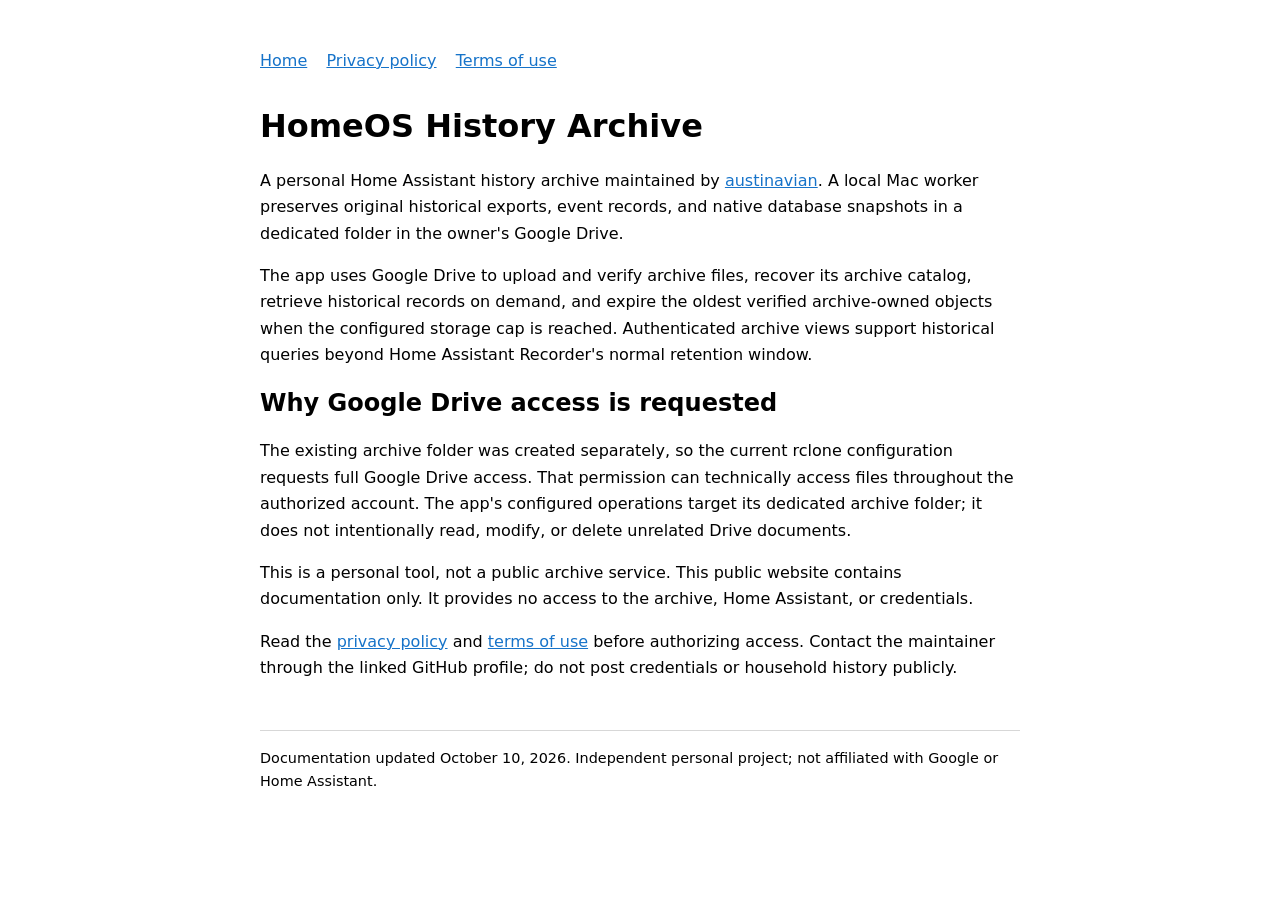
<file: index.html>
<!doctype html>
<html lang="en"><head><meta charset="utf-8"><meta name="viewport" content="width=device-width,initial-scale=1"><title>HomeOS History Archive</title><link rel="stylesheet" href="style.css"></head>
<body><nav aria-label="Main"><a href="./">Home</a><a href="privacy.html">Privacy policy</a><a href="terms.html">Terms of use</a></nav><main>
<h1>HomeOS History Archive</h1>
<p>A personal Home Assistant history archive maintained by <a href="https://github.com/austinavian">austinavian</a>. A local Mac worker preserves original historical exports, event records, and native database snapshots in a dedicated folder in the owner's Google Drive.</p>
<p>The app uses Google Drive to upload and verify archive files, recover its archive catalog, retrieve historical records on demand, and expire the oldest verified archive-owned objects when the configured storage cap is reached. Authenticated archive views support historical queries beyond Home Assistant Recorder's normal retention window.</p>
<h2>Why Google Drive access is requested</h2>
<p>The existing archive folder was created separately, so the current rclone configuration requests full Google Drive access. That permission can technically access files throughout the authorized account. The app's configured operations target its dedicated archive folder; it does not intentionally read, modify, or delete unrelated Drive documents.</p>
<p>This is a personal tool, not a public archive service. This public website contains documentation only. It provides no access to the archive, Home Assistant, or credentials.</p>
<p>Read the <a href="privacy.html">privacy policy</a> and <a href="terms.html">terms of use</a> before authorizing access. Contact the maintainer through the linked GitHub profile; do not post credentials or household history publicly.</p>
</main><footer>Documentation updated October 10, 2026. Independent personal project; not affiliated with Google or Home Assistant.</footer></body></html>
</file>
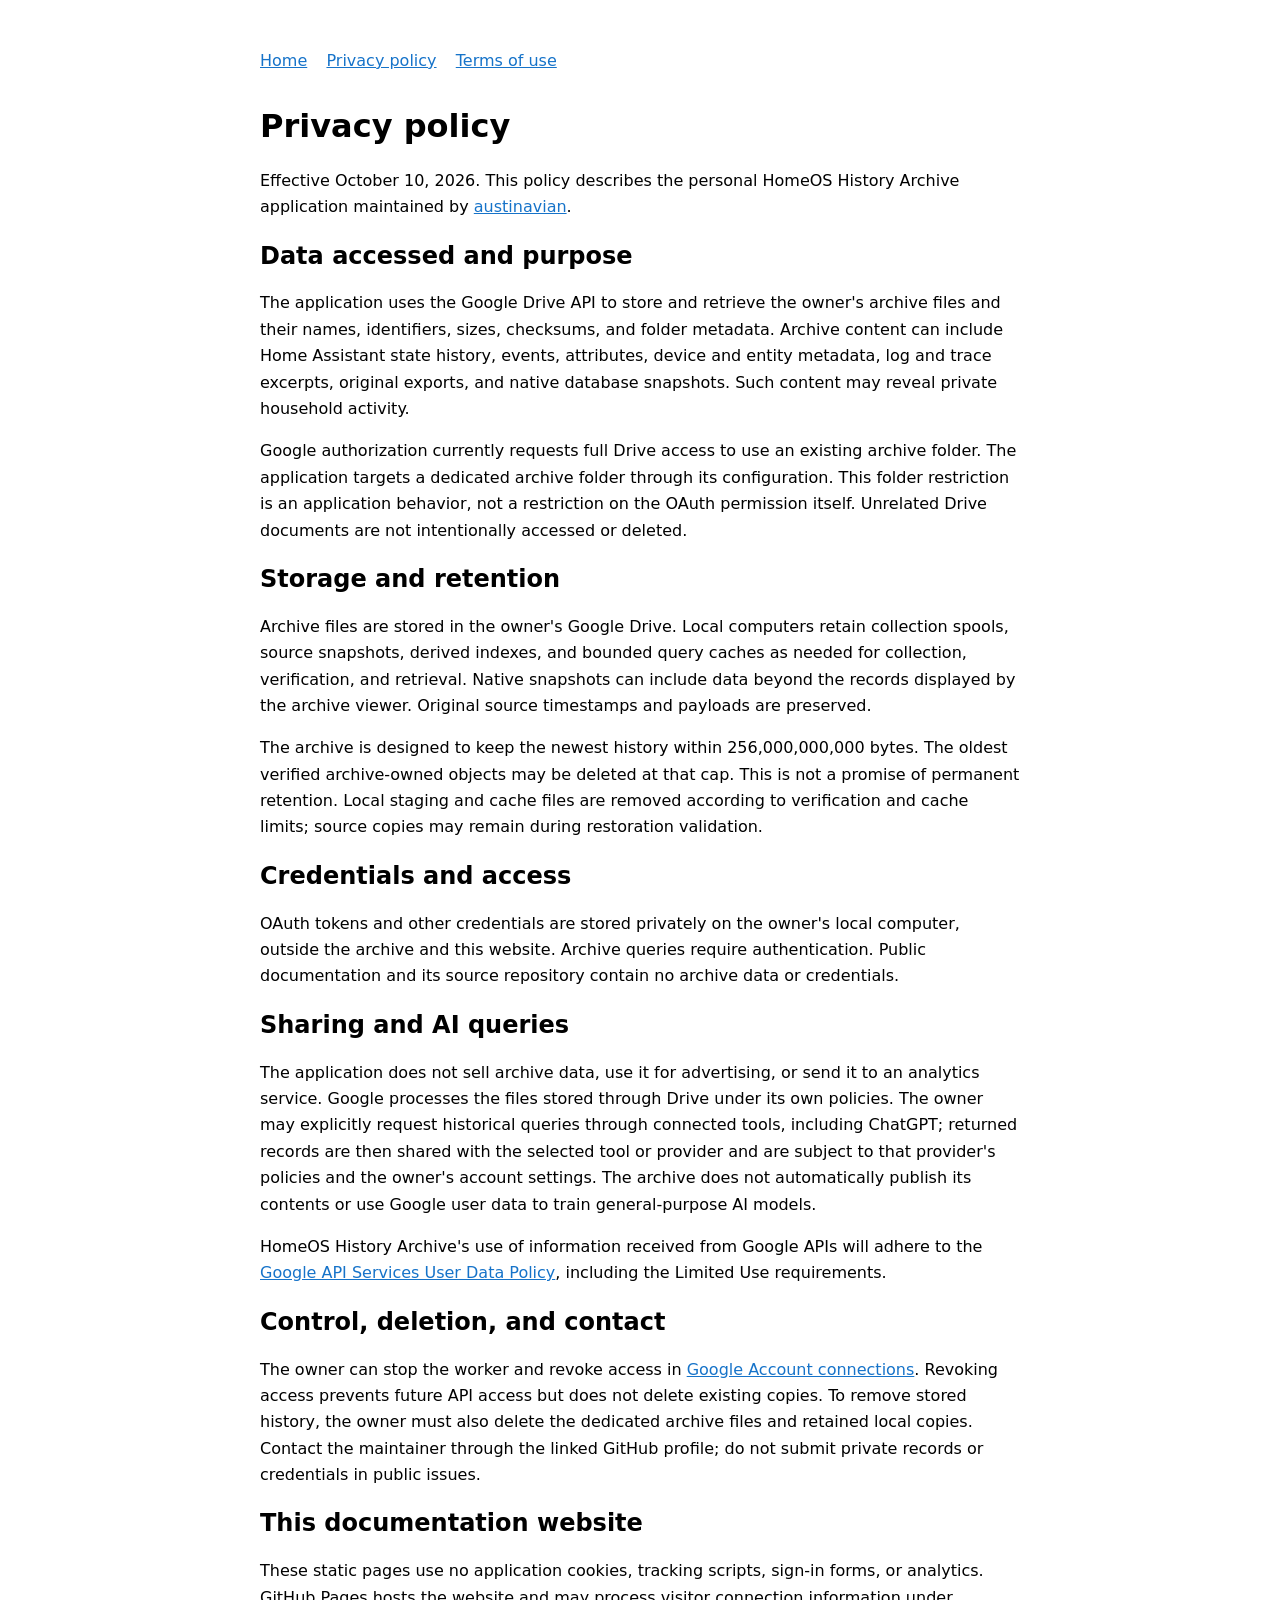
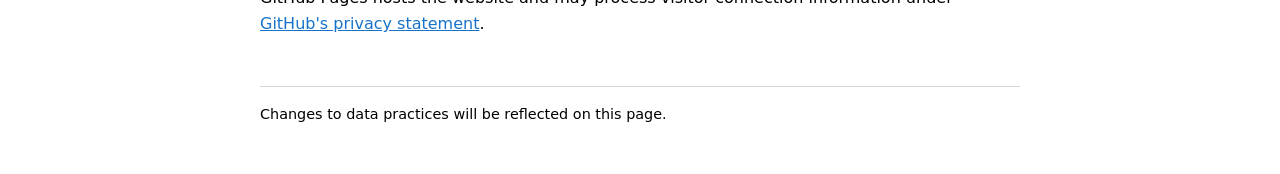
<file: privacy.html>
<!doctype html>
<html lang="en"><head><meta charset="utf-8"><meta name="viewport" content="width=device-width,initial-scale=1"><title>Privacy policy — HomeOS History Archive</title><link rel="stylesheet" href="style.css"></head>
<body><nav aria-label="Main"><a href="./">Home</a><a href="privacy.html">Privacy policy</a><a href="terms.html">Terms of use</a></nav><main>
<h1>Privacy policy</h1><p>Effective October 10, 2026. This policy describes the personal HomeOS History Archive application maintained by <a href="https://github.com/austinavian">austinavian</a>.</p>
<h2>Data accessed and purpose</h2>
<p>The application uses the Google Drive API to store and retrieve the owner's archive files and their names, identifiers, sizes, checksums, and folder metadata. Archive content can include Home Assistant state history, events, attributes, device and entity metadata, log and trace excerpts, original exports, and native database snapshots. Such content may reveal private household activity.</p>
<p>Google authorization currently requests full Drive access to use an existing archive folder. The application targets a dedicated archive folder through its configuration. This folder restriction is an application behavior, not a restriction on the OAuth permission itself. Unrelated Drive documents are not intentionally accessed or deleted.</p>
<h2>Storage and retention</h2>
<p>Archive files are stored in the owner's Google Drive. Local computers retain collection spools, source snapshots, derived indexes, and bounded query caches as needed for collection, verification, and retrieval. Native snapshots can include data beyond the records displayed by the archive viewer. Original source timestamps and payloads are preserved.</p>
<p>The archive is designed to keep the newest history within 256,000,000,000 bytes. The oldest verified archive-owned objects may be deleted at that cap. This is not a promise of permanent retention. Local staging and cache files are removed according to verification and cache limits; source copies may remain during restoration validation.</p>
<h2>Credentials and access</h2>
<p>OAuth tokens and other credentials are stored privately on the owner's local computer, outside the archive and this website. Archive queries require authentication. Public documentation and its source repository contain no archive data or credentials.</p>
<h2>Sharing and AI queries</h2>
<p>The application does not sell archive data, use it for advertising, or send it to an analytics service. Google processes the files stored through Drive under its own policies. The owner may explicitly request historical queries through connected tools, including ChatGPT; returned records are then shared with the selected tool or provider and are subject to that provider's policies and the owner's account settings. The archive does not automatically publish its contents or use Google user data to train general-purpose AI models.</p>
<p>HomeOS History Archive's use of information received from Google APIs will adhere to the <a href="https://developers.google.com/terms/api-services-user-data-policy">Google API Services User Data Policy</a>, including the Limited Use requirements.</p>
<h2>Control, deletion, and contact</h2>
<p>The owner can stop the worker and revoke access in <a href="https://myaccount.google.com/connections">Google Account connections</a>. Revoking access prevents future API access but does not delete existing copies. To remove stored history, the owner must also delete the dedicated archive files and retained local copies. Contact the maintainer through the linked GitHub profile; do not submit private records or credentials in public issues.</p>
<h2>This documentation website</h2>
<p>These static pages use no application cookies, tracking scripts, sign-in forms, or analytics. GitHub Pages hosts the website and may process visitor connection information under <a href="https://docs.github.com/en/site-policy/privacy-policies/github-general-privacy-statement">GitHub's privacy statement</a>.</p>
</main><footer>Changes to data practices will be reflected on this page.</footer></body></html>
</file>
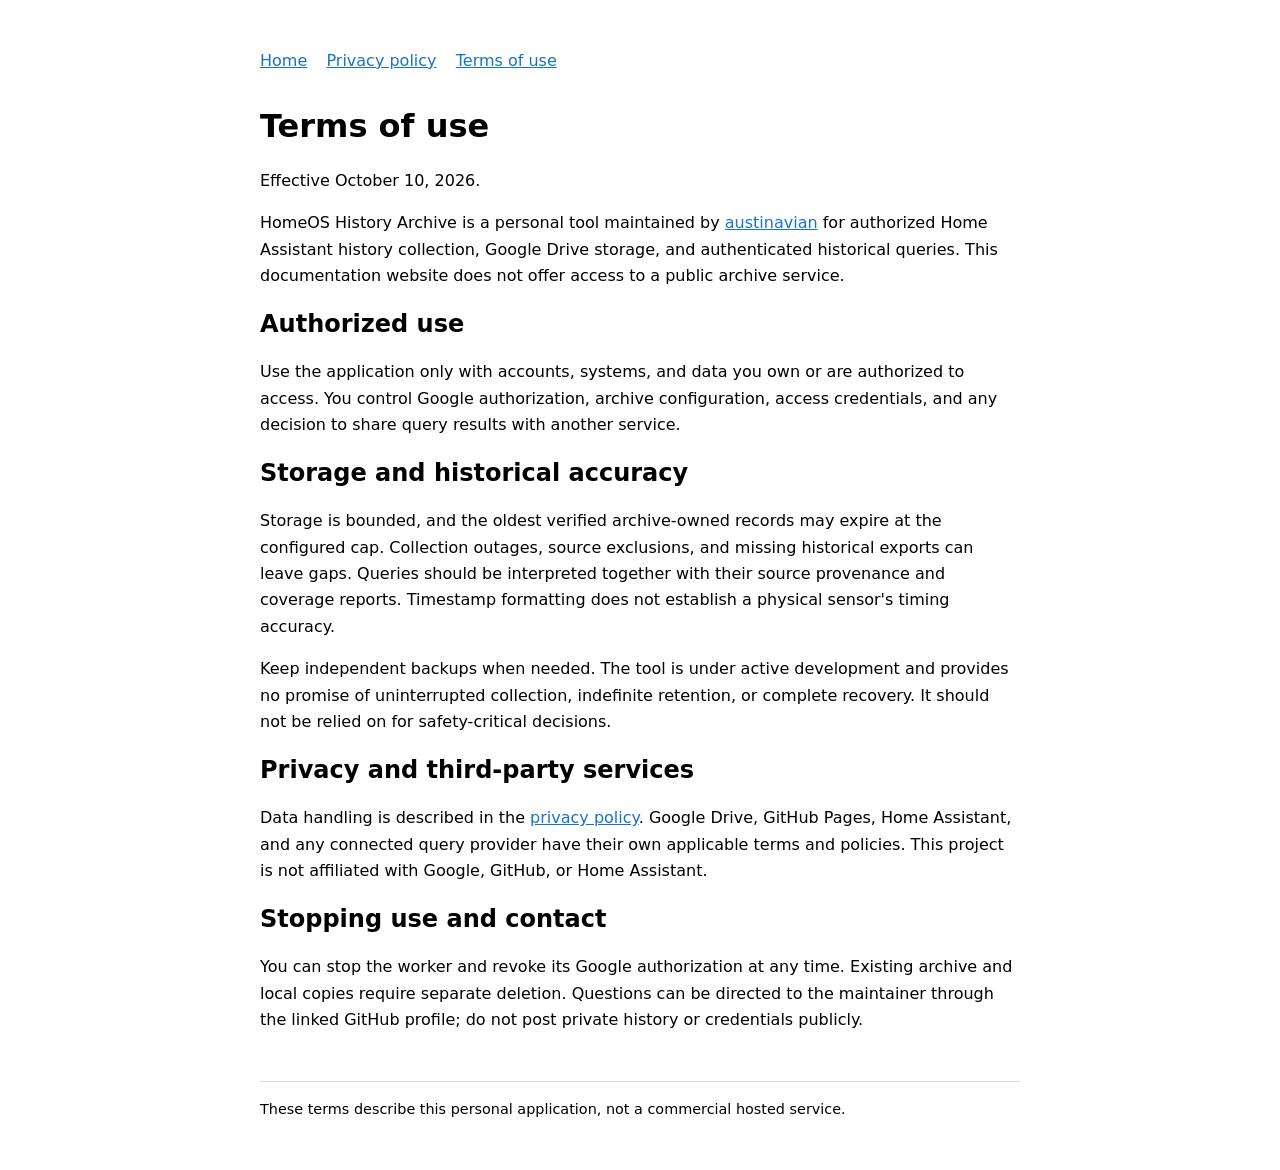
<file: terms.html>
<!doctype html>
<html lang="en"><head><meta charset="utf-8"><meta name="viewport" content="width=device-width,initial-scale=1"><title>Terms of use — HomeOS History Archive</title><link rel="stylesheet" href="style.css"></head>
<body><nav aria-label="Main"><a href="./">Home</a><a href="privacy.html">Privacy policy</a><a href="terms.html">Terms of use</a></nav><main>
<h1>Terms of use</h1><p>Effective October 10, 2026.</p>
<p>HomeOS History Archive is a personal tool maintained by <a href="https://github.com/austinavian">austinavian</a> for authorized Home Assistant history collection, Google Drive storage, and authenticated historical queries. This documentation website does not offer access to a public archive service.</p>
<h2>Authorized use</h2><p>Use the application only with accounts, systems, and data you own or are authorized to access. You control Google authorization, archive configuration, access credentials, and any decision to share query results with another service.</p>
<h2>Storage and historical accuracy</h2><p>Storage is bounded, and the oldest verified archive-owned records may expire at the configured cap. Collection outages, source exclusions, and missing historical exports can leave gaps. Queries should be interpreted together with their source provenance and coverage reports. Timestamp formatting does not establish a physical sensor's timing accuracy.</p>
<p>Keep independent backups when needed. The tool is under active development and provides no promise of uninterrupted collection, indefinite retention, or complete recovery. It should not be relied on for safety-critical decisions.</p>
<h2>Privacy and third-party services</h2><p>Data handling is described in the <a href="privacy.html">privacy policy</a>. Google Drive, GitHub Pages, Home Assistant, and any connected query provider have their own applicable terms and policies. This project is not affiliated with Google, GitHub, or Home Assistant.</p>
<h2>Stopping use and contact</h2><p>You can stop the worker and revoke its Google authorization at any time. Existing archive and local copies require separate deletion. Questions can be directed to the maintainer through the linked GitHub profile; do not post private history or credentials publicly.</p>
</main><footer>These terms describe this personal application, not a commercial hosted service.</footer></body></html>
</file>
<file: style.css>
:root {color-scheme: light dark; font-family: system-ui, sans-serif; line-height: 1.65;}
body {max-width: 760px; margin: 3rem auto; padding: 0 1.4rem;}
nav {display: flex; flex-wrap: wrap; gap: 1.2rem; margin-bottom: 2rem;}
a {color: #1673c9;}
h1, h2 {line-height: 1.25;}
footer {margin-top: 3rem; border-top: 1px solid #8885; padding-top: 1rem; font-size: .9rem;}
</file>
